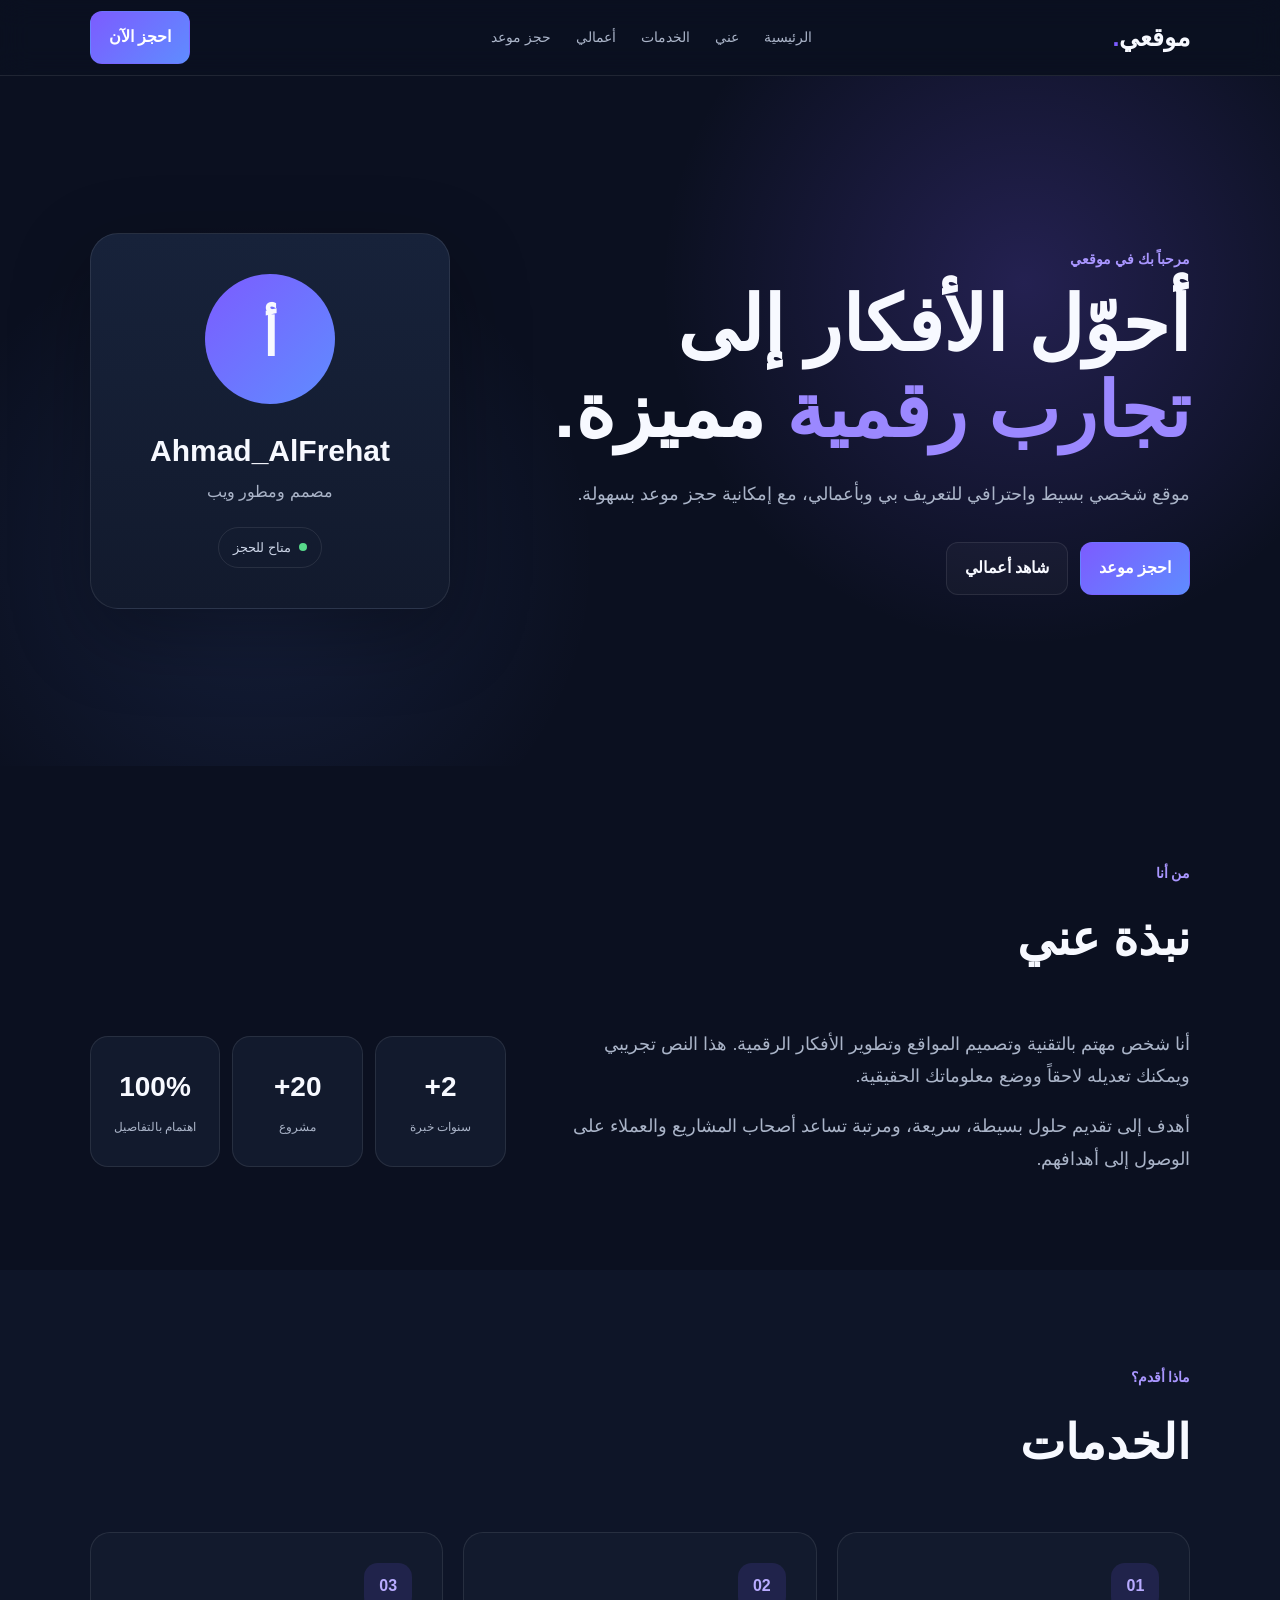
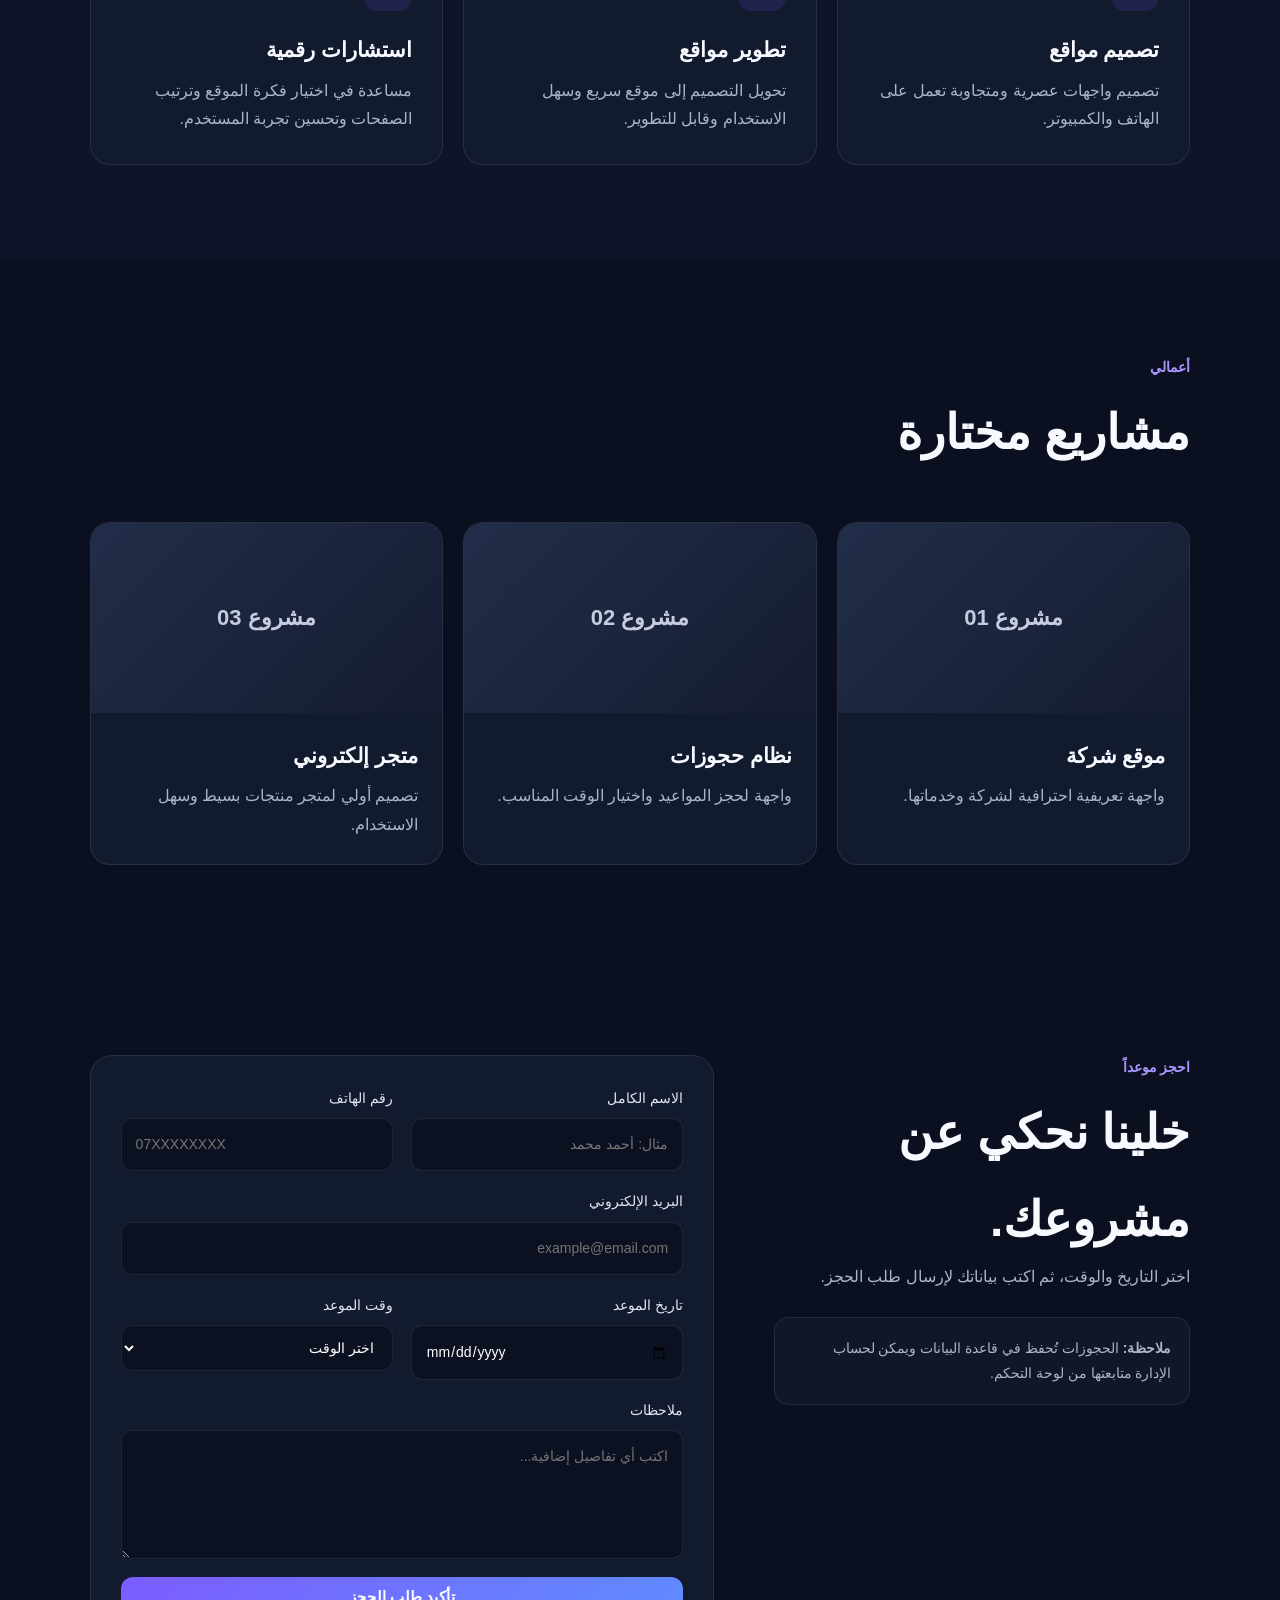
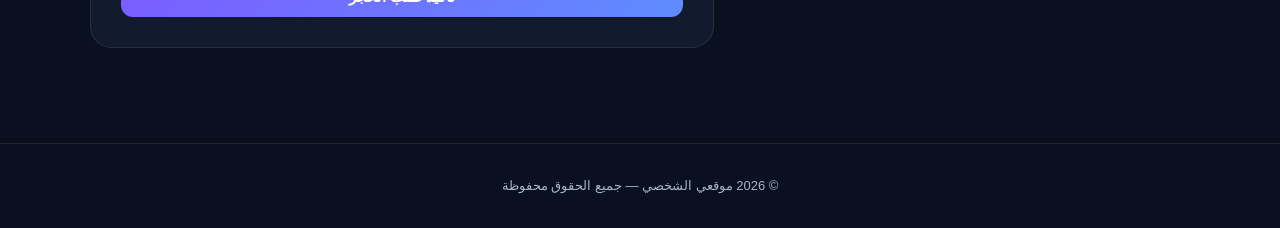
<file: index.html>
<!DOCTYPE html>
<html lang="ar" dir="rtl">
<head>
  <meta charset="UTF-8">
  <meta name="viewport" content="width=device-width, initial-scale=1.0">
  <title>موقعي الشخصي | حجز موعد</title>
  <link rel="stylesheet" href="style.css">
</head>
<body>
  <header class="navbar">
    <a class="logo" href="#home">موقعي<span>.</span></a>
    <nav>
      <a href="#home">الرئيسية</a>
      <a href="#about">عني</a>
      <a href="#services">الخدمات</a>
      <a href="#projects">أعمالي</a>
      <a href="#booking">حجز موعد</a>
    </nav>
    <a class="nav-button" href="#booking">احجز الآن</a>
  </header>

  <main>
    <section id="home" class="hero">
      <div class="hero-content">
        <p class="eyebrow">مرحباً بك في موقعي</p>
        <h1>أحوّل الأفكار إلى <span>تجارب رقمية</span> مميزة.</h1>
        <p class="hero-text">
          موقع شخصي بسيط واحترافي للتعريف بي وبأعمالي، مع إمكانية حجز موعد بسهولة.
        </p>
        <div class="hero-actions">
          <a class="primary-button" href="#booking">احجز موعد</a>
          <a class="secondary-button" href="#projects">شاهد أعمالي</a>
        </div>
      </div>
      <div class="hero-card">
        <div class="avatar">أ</div>
        <h2>Ahmad_AlFrehat</h2>
        <p>مصمم ومطور ويب</p>
        <div class="status"><span></span> متاح للحجز</div>
      </div>
    </section>

    <section id="about" class="section">
      <div class="section-heading">
        <p class="eyebrow">من أنا</p>
        <h2>نبذة عني</h2>
      </div>
      <div class="about-grid">
        <div class="about-text">
          <p>
            أنا شخص مهتم بالتقنية وتصميم المواقع وتطوير الأفكار الرقمية.
            هذا النص تجريبي ويمكنك تعديله لاحقاً ووضع معلوماتك الحقيقية.
          </p>
          <p>
            أهدف إلى تقديم حلول بسيطة، سريعة، ومرتبة تساعد أصحاب المشاريع
            والعملاء على الوصول إلى أهدافهم.
          </p>
        </div>
        <div class="stats">
          <div><strong>2+</strong><span>سنوات خبرة</span></div>
          <div><strong>20+</strong><span>مشروع</span></div>
          <div><strong>100%</strong><span>اهتمام بالتفاصيل</span></div>
        </div>
      </div>
    </section>

    <section id="services" class="section alt">
      <div class="section-heading">
        <p class="eyebrow">ماذا أقدم؟</p>
        <h2>الخدمات</h2>
      </div>
      <div class="cards">
        <article class="card">
          <div class="icon">01</div>
          <h3>تصميم مواقع</h3>
          <p>تصميم واجهات عصرية ومتجاوبة تعمل على الهاتف والكمبيوتر.</p>
        </article>
        <article class="card">
          <div class="icon">02</div>
          <h3>تطوير مواقع</h3>
          <p>تحويل التصميم إلى موقع سريع وسهل الاستخدام وقابل للتطوير.</p>
        </article>
        <article class="card">
          <div class="icon">03</div>
          <h3>استشارات رقمية</h3>
          <p>مساعدة في اختيار فكرة الموقع وترتيب الصفحات وتحسين تجربة المستخدم.</p>
        </article>
      </div>
    </section>

    <section id="projects" class="section">
      <div class="section-heading">
        <p class="eyebrow">أعمالي</p>
        <h2>مشاريع مختارة</h2>
      </div>
      <div class="projects">
        <article class="project">
          <div class="project-image">مشروع 01</div>
          <div class="project-body">
            <h3>موقع شركة</h3>
            <p>واجهة تعريفية احترافية لشركة وخدماتها.</p>
          </div>
        </article>
        <article class="project">
          <div class="project-image">مشروع 02</div>
          <div class="project-body">
            <h3>نظام حجوزات</h3>
            <p>واجهة لحجز المواعيد واختيار الوقت المناسب.</p>
          </div>
        </article>
        <article class="project">
          <div class="project-image">مشروع 03</div>
          <div class="project-body">
            <h3>متجر إلكتروني</h3>
            <p>تصميم أولي لمتجر منتجات بسيط وسهل الاستخدام.</p>
          </div>
        </article>
      </div>
    </section>

    <section id="booking" class="section booking-section">
      <div class="booking-intro">
        <p class="eyebrow">احجز موعداً</p>
        <h2>خلينا نحكي عن مشروعك.</h2>
        <p>اختر التاريخ والوقت، ثم اكتب بياناتك لإرسال طلب الحجز.</p>
        <div class="booking-note">
          <strong>ملاحظة:</strong> الحجوزات تُحفظ في قاعدة البيانات ويمكن لحساب الإدارة متابعتها من لوحة التحكم.
        </div>
      </div>

      <form id="bookingForm" class="booking-form">
        <label>الاسم الكامل
          <input type="text" id="name" placeholder="مثال: أحمد محمد" required>
        </label>
        <label>رقم الهاتف
          <input type="tel" id="phone" placeholder="07XXXXXXXX" required>
        </label>
        <label>البريد الإلكتروني
          <input type="email" id="email" placeholder="example@email.com" required>
        </label>
        <label>تاريخ الموعد
          <input type="date" id="date" required>
        </label>
        <label>وقت الموعد
          <select id="time" required>
            <option value="">اختر الوقت</option>
            <option>10:00 صباحاً</option>
            <option>11:00 صباحاً</option>
            <option>12:00 ظهراً</option>
            <option>01:00 مساءً</option>
            <option>02:00 مساءً</option>
            <option>03:00 مساءً</option>
            <option>04:00 مساءً</option>
            <option>05:00 مساءً</option>
            <option>06:00 مساءً</option>
          </select>
        </label>
        <label>ملاحظات
          <textarea id="message" rows="4" placeholder="اكتب أي تفاصيل إضافية..."></textarea>
        </label>
        <button class="primary-button submit-button" type="submit">تأكيد طلب الحجز</button>
        <div id="bookingResult" class="result" aria-live="polite"></div>
      </form>
    </section>
  </main>

  <footer>
    <p>© <span id="year"></span> موقعي الشخصي — جميع الحقوق محفوظة</p>
  </footer>

  <script src="script.js"></script>
</body>
</html>
</file>
<file: style.css>
*{box-sizing:border-box;margin:0;padding:0}:root{--bg:#0b1020;--card:#121a2d;--card-2:#17223a;--text:#f7f9ff;--muted:#aab4c8;--accent:#7c5cff;--accent-2:#5f8cff;--border:rgba(255,255,255,.09)}html{scroll-behavior:smooth}body{font-family:Tahoma,Arial,sans-serif;background:var(--bg);color:var(--text);line-height:1.8}a{color:inherit;text-decoration:none}.navbar{position:sticky;top:0;z-index:10;height:76px;display:flex;align-items:center;justify-content:space-between;gap:24px;padding:0 7%;background:rgba(11,16,32,.88);backdrop-filter:blur(14px);border-bottom:1px solid var(--border)}.logo{font-size:25px;font-weight:800}.logo span{color:var(--accent)}nav{display:flex;gap:25px;color:var(--muted);font-size:14px}nav a:hover{color:#fff}.nav-button,.primary-button,.secondary-button{display:inline-flex;align-items:center;justify-content:center;border-radius:12px;padding:11px 18px;font-weight:700;border:1px solid transparent;cursor:pointer}.nav-button,.primary-button{background:linear-gradient(135deg,var(--accent),var(--accent-2));color:#fff}.secondary-button{border-color:var(--border);background:rgba(255,255,255,.03)}.hero{min-height:690px;padding:90px 7%;display:grid;grid-template-columns:1.3fr .7fr;align-items:center;gap:70px;background:radial-gradient(circle at 80% 30%,rgba(124,92,255,.22),transparent 32%),radial-gradient(circle at 20% 70%,rgba(95,140,255,.12),transparent 30%)}.hero-content{}.eyebrow{color:#a996ff;font-size:14px;font-weight:800;margin-bottom:10px}.hero h1{max-width:750px;font-size:clamp(42px,6vw,76px);line-height:1.12;margin-bottom:25px}.hero h1 span{color:#9b88ff}.hero-text{max-width:650px;color:var(--muted);font-size:18px;margin-bottom:32px}.hero-actions{display:flex;gap:12px;flex-wrap:wrap}.hero-card{padding:40px;text-align:center;background:linear-gradient(180deg,var(--card-2),var(--card));border:1px solid var(--border);border-radius:28px;box-shadow:0 25px 80px rgba(0,0,0,.3)}.avatar{width:130px;height:130px;display:grid;place-items:center;margin:0 auto 20px;border-radius:50%;background:linear-gradient(135deg,var(--accent),var(--accent-2));font-size:52px;font-weight:900}.hero-card h2{font-size:30px}.hero-card p{color:var(--muted)}.status{margin-top:20px;padding:8px 14px;display:inline-flex;gap:8px;align-items:center;border:1px solid var(--border);border-radius:50px;color:#cbd4e6;font-size:13px}.status span{width:8px;height:8px;border-radius:50%;background:#57d98a}.section{padding:95px 7%;max-width:1400px;margin:auto}.alt{max-width:none;background:#0e1528}.section-heading{margin-bottom:45px}.section h2{font-size:clamp(32px,4vw,48px)}.about-grid{display:grid;grid-template-columns:1.2fr .8fr;gap:60px;align-items:center}.about-text{color:var(--muted);font-size:18px}.about-text p+p{margin-top:18px}.stats{display:grid;grid-template-columns:repeat(3,1fr);gap:12px}.stats div{padding:25px 15px;text-align:center;background:var(--card);border:1px solid var(--border);border-radius:18px}.stats strong{display:block;font-size:28px}.stats span{color:var(--muted);font-size:12px}.cards,.projects{display:grid;grid-template-columns:repeat(3,1fr);gap:20px}.card,.project{background:var(--card);border:1px solid var(--border);border-radius:20px;overflow:hidden}.card{padding:30px}.icon{width:48px;height:48px;display:grid;place-items:center;border-radius:14px;margin-bottom:20px;background:rgba(124,92,255,.14);color:#b8abff;font-weight:800}.card h3,.project h3{margin-bottom:8px;font-size:21px}.card p,.project p{color:var(--muted)}.project-image{height:190px;display:grid;place-items:center;background:linear-gradient(135deg,#222d49,#151c31);color:#c5cce0;font-size:22px;font-weight:800}.project-body{padding:24px}.booking-section{display:grid;grid-template-columns:.8fr 1.2fr;gap:60px;align-items:start}.booking-intro p:not(.eyebrow){color:var(--muted)}.booking-note{margin-top:25px;padding:18px;border-radius:15px;border:1px solid var(--border);background:rgba(255,255,255,.03);color:var(--muted);font-size:14px}.booking-form{display:grid;grid-template-columns:1fr 1fr;gap:18px;padding:30px;background:var(--card);border:1px solid var(--border);border-radius:22px}.booking-form label{display:flex;flex-direction:column;gap:7px;color:#dfe5f2;font-size:14px}.booking-form label:nth-of-type(3),.booking-form label:nth-of-type(6),.submit-button,.result{grid-column:1/-1}input,select,textarea{width:100%;border:1px solid var(--border);border-radius:11px;background:#0b1120;color:#fff;padding:13px 14px;outline:none;font:inherit}input:focus,select:focus,textarea:focus{border-color:var(--accent)}textarea{resize:vertical}.submit-button{border:none;font-size:15px}.submit-button:disabled{opacity:.65;cursor:not-allowed}.result{display:none;padding:14px;border-radius:12px}.booking-form select option:disabled{color:#777}footer{padding:30px 7%;text-align:center;color:var(--muted);border-top:1px solid var(--border);font-size:13px}@media(max-width:850px){.navbar{padding:0 5%}nav{display:none}.nav-button{padding:9px 13px}.hero,.about-grid,.booking-section{grid-template-columns:1fr}.hero{padding:70px 5%;gap:45px}.section{padding:70px 5%}.cards,.projects{grid-template-columns:1fr}.stats{grid-template-columns:1fr}.booking-form{grid-template-columns:1fr}.booking-form label:nth-of-type(3),.booking-form label:nth-of-type(6),.submit-button,.result{grid-column:auto}}@media(max-width:500px){.hero h1{font-size:39px}.hero-card{padding:28px 18px}.booking-form{padding:20px}}
</file>
